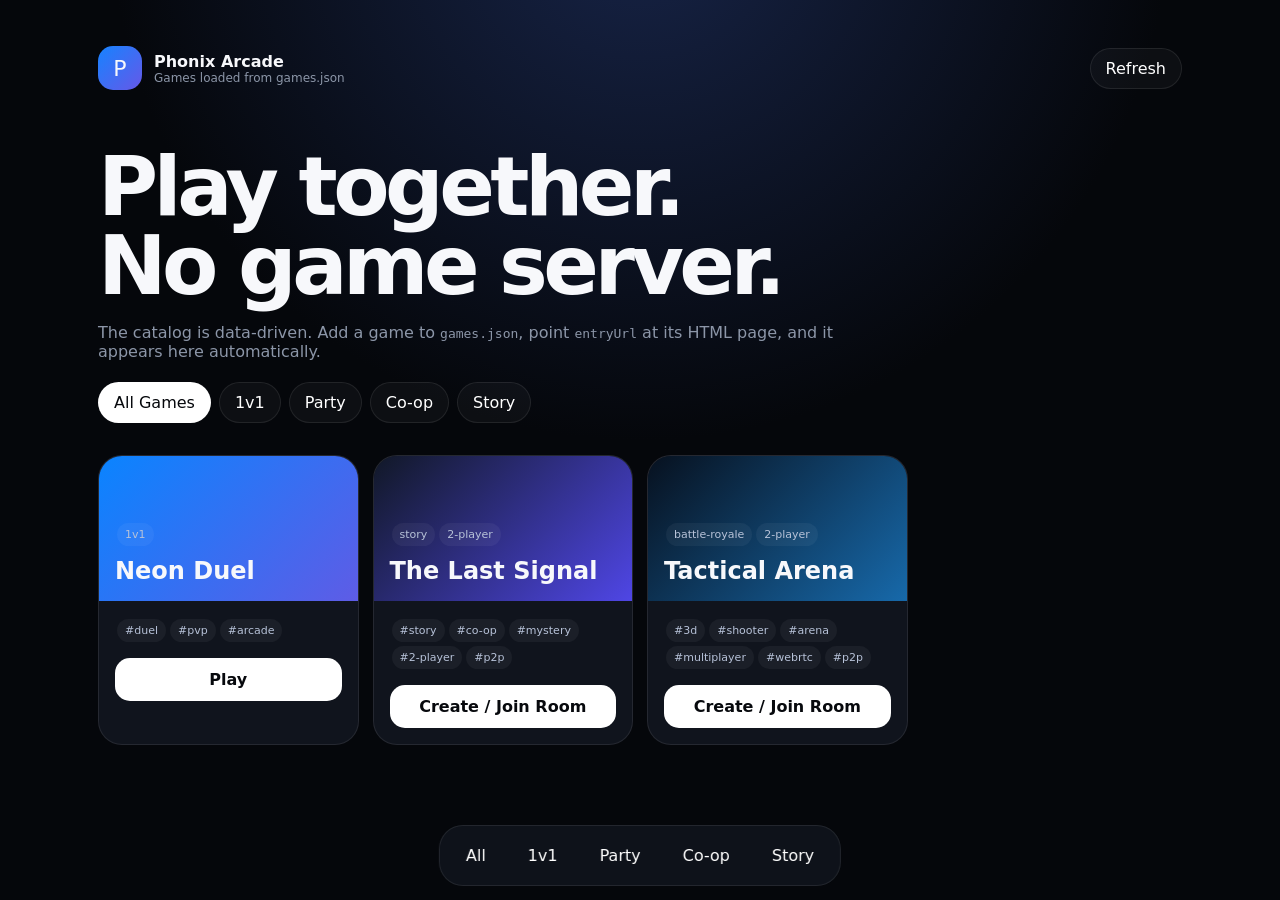
<file: index.html>
<!doctype html>
<html lang="en">
<head>
<meta charset="utf-8"><meta name="viewport" content="width=device-width,initial-scale=1,viewport-fit=cover"><meta name="theme-color" content="#05070b"><title>Phonix Arcade</title>
<style>
:root{font-family:Inter,system-ui,-apple-system,sans-serif;color:#f7f8fb;background:#05070b;--panel:#10141d;--line:#ffffff16;--muted:#8c96a8}*{box-sizing:border-box}body{margin:0;background:radial-gradient(circle at 50% -10%,#172448,#05070b 45%);min-height:100vh}button,input{font:inherit}.wrap{max-width:1120px;margin:auto;padding:28px 18px 110px}.top{display:flex;justify-content:space-between;align-items:center;gap:12px;padding-top:18px}.brand{display:flex;gap:12px;align-items:center}.logo{width:44px;height:44px;border-radius:15px;display:grid;place-items:center;background:linear-gradient(135deg,#1683ff,#6658e8);font-size:22px}.muted{color:var(--muted)}h1{font-size:clamp(42px,8vw,82px);line-height:.96;letter-spacing:-.055em;margin:58px 0 18px}.hero{max-width:760px}.chips{display:flex;gap:8px;overflow:auto;padding:5px 0 12px}.chip,.btn{border:1px solid var(--line);background:#ffffff09;color:#fff;border-radius:999px;padding:10px 15px;cursor:pointer}.chip.active{background:#fff;color:#05070b}.grid{display:grid;grid-template-columns:repeat(auto-fill,minmax(240px,1fr));gap:14px;margin-top:20px}.card{overflow:hidden;border:1px solid var(--line);border-radius:24px;background:var(--panel)}.cover{height:145px;padding:16px;display:flex;align-items:end}.cardbody{padding:16px}.tag{display:inline-block;font-size:11px;color:#b7c2d8;background:#ffffff0c;padding:5px 8px;border-radius:999px;margin:2px}.play{width:100%;margin-top:14px;border:0;border-radius:15px;background:#fff;color:#07090d;padding:12px;font-weight:700;cursor:pointer}.empty{padding:30px;border:1px dashed var(--line);border-radius:20px;color:var(--muted)}.modal{position:fixed;inset:0;background:#000c;backdrop-filter:blur(15px);z-index:20;display:grid;place-items:center;padding:14px}.panel{width:min(900px,100%);max-height:94vh;overflow:hidden;border:1px solid var(--line);border-radius:28px;background:#0c1018;box-shadow:0 30px 100px #000}.head{padding:16px 18px;display:flex;align-items:center;justify-content:space-between;border-bottom:1px solid var(--line)}.close{border:0;background:#ffffff0a;color:#fff;width:38px;height:38px;border-radius:50%;cursor:pointer}.lobby{padding:22px}.code{font-size:clamp(40px,10vw,70px);font-weight:800;letter-spacing:.16em;margin:12px 0}.field{width:100%;background:#05070b;color:#fff;border:1px solid var(--line);border-radius:14px;padding:12px;outline:0}.row{display:flex;gap:8px}.gameframe{width:100%;height:min(78vh,760px);border:0;background:#05070b}.bottom{position:fixed;bottom:14px;left:50%;transform:translateX(-50%);padding:8px;border:1px solid var(--line);background:#11151ddd;backdrop-filter:blur(20px);border-radius:24px;display:flex;gap:6px}.bottom button{border:0;background:transparent;color:#fff;border-radius:16px;padding:12px 18px;cursor:pointer}.hidden{display:none!important}@media(max-width:600px){.wrap{padding-left:14px;padding-right:14px}.modal{align-items:end;padding:0}.panel{border-radius:24px 24px 0 0}.gameframe{height:82vh}.row{flex-direction:column}}
</style></head>
<body>
<div class="wrap"><header class="top"><div class="brand"><div class="logo">P</div><div><b>Phonix Arcade</b><div class="muted" style="font-size:12px">Games loaded from games.json</div></div></div><button id="refresh" class="btn">Refresh</button></header><section class="hero"><h1>Play together.<br>No game server.</h1><p class="muted">The catalog is data-driven. Add a game to <code>games.json</code>, point <code>entryUrl</code> at its HTML page, and it appears here automatically.</p></section><div id="chips" class="chips"></div><div id="games" class="grid"></div></div>
<nav class="bottom"><button data-filter="all">All</button><button data-filter="1v1">1v1</button><button data-filter="party">Party</button><button data-filter="coop">Co-op</button><button data-filter="story">Story</button></nav>
<div id="lobby" class="modal hidden" role="dialog" aria-modal="true"><div class="panel"><div class="head"><div><b id="lobbyTitle">Match</b><div class="muted" style="font-size:12px">Create or join a room</div></div><button class="close" data-close="lobby">×</button></div><div class="lobby"><div class="muted">Room code</div><div id="roomCode" class="code">------</div><div class="row"><input id="roomLink" class="field" readonly><button id="copy" class="btn">Copy</button></div><button id="launch" class="play">Launch game</button><p id="roomStatus" class="muted"></p></div></div></div>
<div id="game" class="modal hidden" role="dialog" aria-modal="true"><div class="panel"><div class="head"><b id="gameTitle">Game</b><button class="close" data-close="game">×</button></div><iframe id="frame" class="gameframe" title="Phonix game" allow="autoplay"></iframe></div></div>
<script>
const FALLBACK=[{id:'neon-duel',title:'Neon Duel',category:'1v1',tags:['duel','pvp','arcade'],theme:'linear-gradient(135deg,#0a84ff,#5e5ce6)',entryType:'demo',entryUrl:'',status:'enabled'}];let games=[],filter='all',selected=null;const $=s=>document.querySelector(s),safe=s=>String(s??'').replace(/[&<>"']/g,c=>({'&':'&amp;','<':'&lt;','>':'&gt;','"':'&quot;',"'":'&#39;'}[c]));
async function load(){try{const r=await fetch(`games.json?v=${Date.now()}`,{cache:'no-store'});if(!r.ok)throw Error();const d=await r.json();if(!Array.isArray(d))throw Error();games=d}catch(e){games=[]}render()}
function render(){const cats=[['all','All Games'],['1v1','1v1'],['party','Party'],['coop','Co-op'],['story','Story']];$('#chips').innerHTML=cats.map(([id,n])=>`<button class="chip ${filter===id?'active':''}" data-filter="${id}">${n}</button>`).join('');const v=games.filter(g=>g.status!=='disabled'&&(filter==='all'||g.category===filter));$('#games').innerHTML=v.length?v.map(g=>`<article class="card"><div class="cover" style="background:${safe(g.theme||'#171b25')}"><div><span class="tag">${safe(g.category||'game')}</span>${g.multiplayer?'<span class="tag">2-player</span>':''}<h2 style="margin:9px 0 0">${safe(g.title)}</h2></div></div><div class="cardbody"><div>${(g.tags||[]).map(t=>`<span class="tag">#${safe(t)}</span>`).join('')}</div><button class="play" data-play="${safe(g.id)}">${g.multiplayer?'Create / Join Room':'Play'}</button></div></article>`).join(''):`<div class="empty">No enabled games found. Check games.json.</div>`}
document.addEventListener('click',e=>{const f=e.target.closest('[data-filter]');if(f){filter=f.dataset.filter;render()}const p=e.target.closest('[data-play]');if(p)openGame(p.dataset.play)});
function makeCode(){const c='ABCDEFGHJKLMNPQRSTUVWXYZ23456789';return Array.from({length:6},()=>c[Math.floor(Math.random()*c.length)]).join('')}
function openGame(id){selected=games.find(g=>g.id===id);if(!selected)return;if(!selected.entryUrl){alert('This game is listed but has no entryUrl. Add its HTML path to games.json.');return}if(selected.multiplayer){const q=new URLSearchParams(location.search),incoming=(q.get('room')||'').toUpperCase().replace(/[^A-Z0-9]/g,'').slice(0,6),code=incoming.length===6?incoming:makeCode();$('#lobbyTitle').textContent=selected.title;$('#roomCode').textContent=code;const u=new URL(location.href);u.search='';u.hash='';u.searchParams.set('game',selected.id);u.searchParams.set('room',code);$('#roomLink').value=u.href;$('#roomStatus').textContent='Share this link. The game itself owns the P2P connection.';$('#lobby').classList.remove('hidden')}else launch(selected,'')}
function launch(g,code){const u=new URL(g.entryUrl,location.href);if(g.multiplayer&&code)u.searchParams.set('room',code);$('#gameTitle').textContent=g.title;$('#frame').src=u.href;$('#game').classList.remove('hidden');$('#lobby').classList.add('hidden')}
$('#launch').onclick=()=>selected&&launch(selected,$('#roomCode').textContent);$('#copy').onclick=async()=>{try{await navigator.clipboard.writeText($('#roomLink').value);$('#copy').textContent='Copied';setTimeout(()=>$('#copy').textContent='Copy',1200)}catch{$('#roomLink').select()}};$('#refresh').onclick=load;document.querySelectorAll('[data-close]').forEach(b=>b.onclick=()=>{const id=b.dataset.close;$('#'+id).classList.add('hidden');if(id==='game')$('#frame').src='about:blank'});window.addEventListener('message',e=>{if(e.data?.type==='phonix:exit'){$('#game').classList.add('hidden');$('#frame').src='about:blank'}if(e.data?.type==='phonix:title')$('#gameTitle').textContent=e.data.title});window.addEventListener('keydown',e=>{if(e.key==='Escape'){document.querySelectorAll('.modal').forEach(m=>m.classList.add('hidden'));$('#frame').src='about:blank'}});
const q=new URLSearchParams(location.search);load().then(()=>{const g=games.find(x=>x.id===q.get('game'));if(g&&q.get('room'))launch(g,q.get('room').toUpperCase())});
</script></body></html>
</file>
